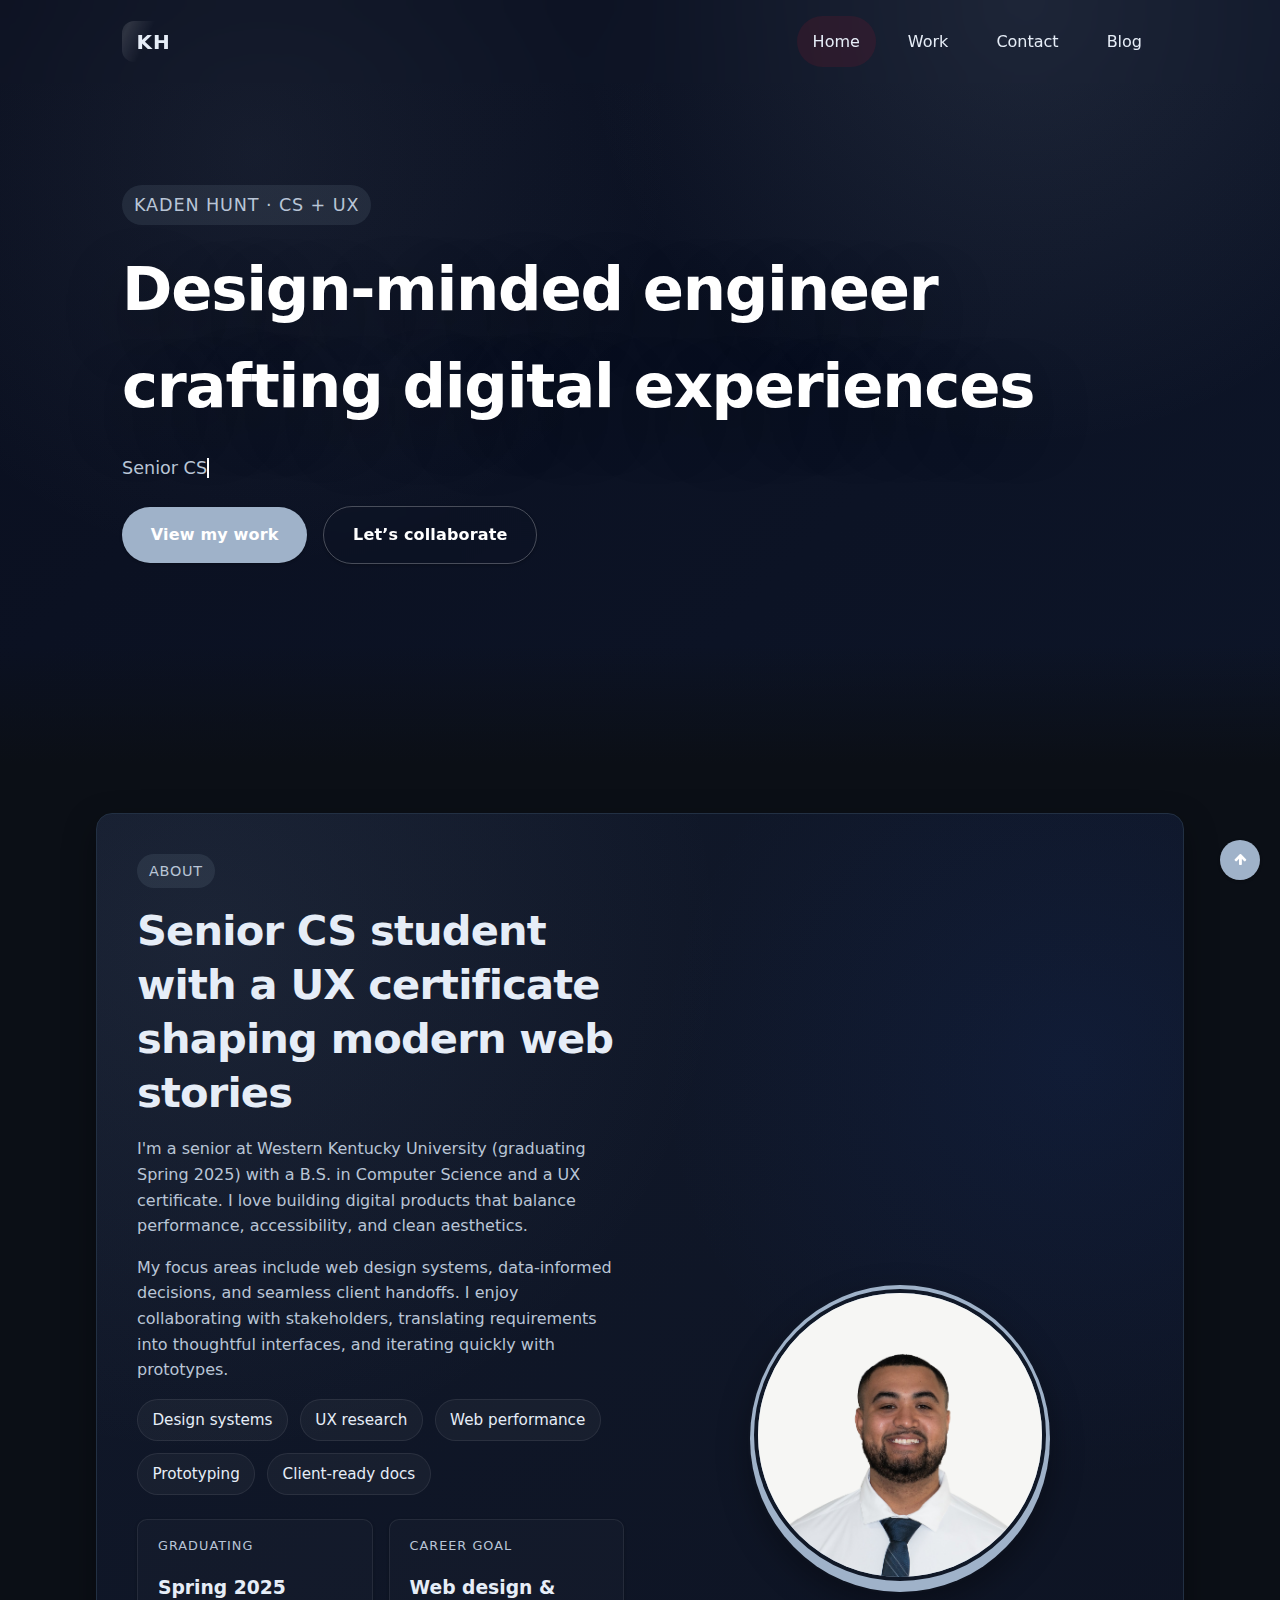
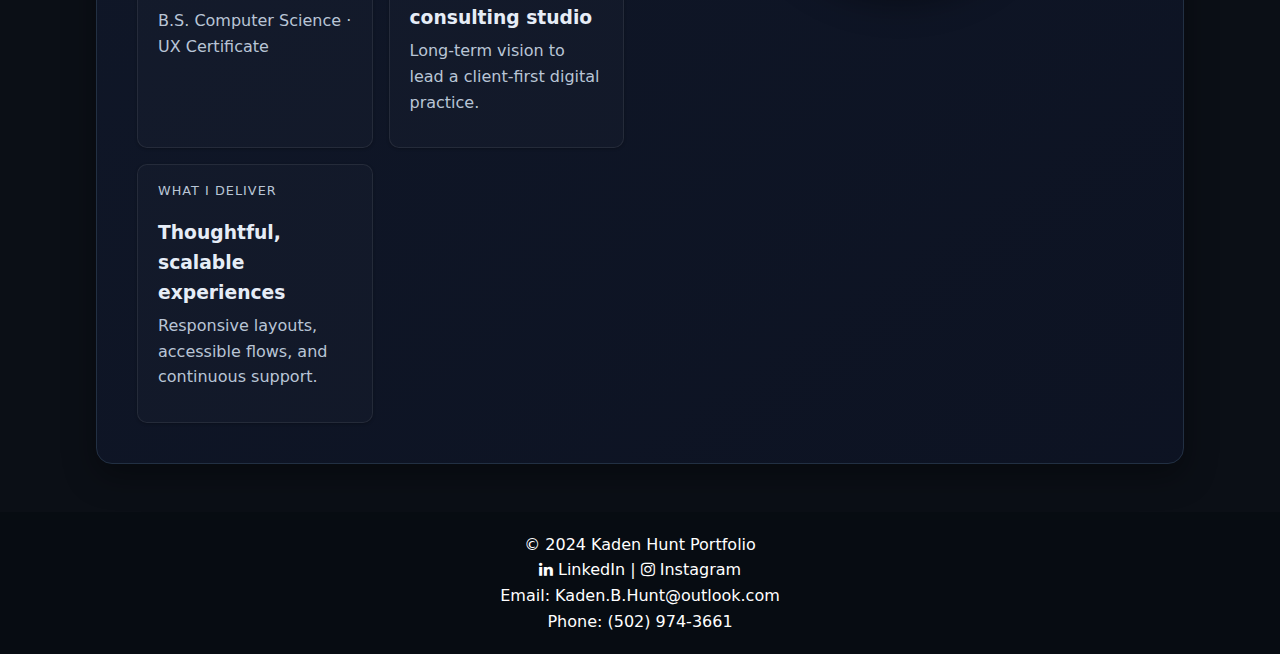
<file: index.html>
<!DOCTYPE html>
<html lang="en">
  <head>
    <meta charset="UTF-8" />
    <meta name="viewport" content="width=device-width, initial-scale=1.0" />
    <meta
      name="description"
      content="Kaden Hunt's UX Design Portfolio showcasing intuitive and accessible digital experiences."
    />
    <link rel="icon" href="path/to/favicon.ico" type="image/x-icon" />
    <link
      rel="stylesheet"
      href="https://cdnjs.cloudflare.com/ajax/libs/font-awesome/4.7.0/css/font-awesome.min.css"
    />
    <link rel="stylesheet" href="assets/css/navigation.css" />
    <link rel="stylesheet" href="assets/css/style.css" />
    <title>Kaden Hunt - UX Designer Portfolio</title>
  </head>
  <body>
    <header>
      <nav class="topnav" id="myTopnav">
        <div class="nav-wrapper">
          <a href="index.html" class="logo">KH</a>
          <div class="desktop-menu">
            <a href="index.html" class="active">Home</a>
            <a href="projects.html">Work</a>
            <a href="contact.html">Contact</a>
            <a href="https://uxdesign.cc/" target="_blank">Blog</a>
          </div>
          <button class="menu-toggle" aria-label="Toggle Menu">
            <span class="hamburger"></span>
          </button>
        </div>
        <div class="mobile-menu">
          <div class="menu-header">
            <span>Menu</span>
            <button class="close-menu" aria-label="Close Menu">
              <i class="fa fa-times"></i>
            </button>
          </div>
          <a href="index.html" class="active">Home</a>
          <a href="projects.html">Work</a>
          <a href="contact.html">Contact</a>
          <a href="https://uxdesign.cc/" target="_blank">Blog</a>
        </div>
      </nav>
      <div class="overlay"></div>
    </header>
    <main>
      <section class="hero">
        <img
          src="heroimage1.jpg"
          alt="Black laptop in dark room with blurry screen showing color coded lines of code"
          class="hero-image"
        />
        <div class="hero-content">
          <p class="eyebrow">Kaden Hunt · CS + UX</p>
          <h1>Design-minded engineer crafting digital experiences</h1>
          <p class="typing-effect"><span id="typing-text"></span></p>
          <div class="hero-actions">
            <a href="projects.html" class="hero-cta">View my work</a>
            <a href="contact.html" class="hero-cta ghost">Let’s collaborate</a>
          </div>
        </div>
      </section>

      <section id="about" class="container">
        <div class="about-container">
          <div class="about-text">
            <p class="eyebrow">About</p>
            <h2>Senior CS student with a UX certificate shaping modern web stories</h2>
            <p>
              I'm a senior at Western Kentucky University (graduating Spring 2025) with a B.S. in Computer Science and a UX certificate. I love building digital products that balance performance, accessibility, and clean aesthetics.
            </p>
            <p>
              My focus areas include web design systems, data-informed decisions, and seamless client handoffs. I enjoy collaborating with stakeholders, translating requirements into thoughtful interfaces, and iterating quickly with prototypes.
            </p>
            <div class="pill-list">
              <span class="pill">Design systems</span>
              <span class="pill">UX research</span>
              <span class="pill">Web performance</span>
              <span class="pill">Prototyping</span>
              <span class="pill">Client-ready docs</span>
            </div>
            <div class="about-highlights">
              <div class="highlight-card">
                <p class="label">Graduating</p>
                <h3>Spring 2025</h3>
                <p class="muted">B.S. Computer Science · UX Certificate</p>
              </div>
              <div class="highlight-card">
                <p class="label">Career goal</p>
                <h3>Web design & consulting studio</h3>
                <p class="muted">Long-term vision to lead a client-first digital practice.</p>
              </div>
              <div class="highlight-card">
                <p class="label">What I deliver</p>
                <h3>Thoughtful, scalable experiences</h3>
                <p class="muted">Responsive layouts, accessible flows, and continuous support.</p>
              </div>
            </div>
          </div>
          <div class="profile-image">
            <img
              src="profile-photo.png"
              alt="This is an image of myself, Kaden Hunt"
              class="profile-photo"
            />
          </div>
        </div>
      </section>
    </main>
    <footer>
      <p>&copy; 2024 Kaden Hunt Portfolio</p>
      <div class="social-links">
        <a
          href="https://www.linkedin.com/in/kaden-hunt-106360306/"
          target="_blank"
          aria-label="LinkedIn Profile"
        >
          <i class="fa fa-linkedin" aria-hidden="true"></i> LinkedIn
        </a>
        |
        <a
          href="https://www.instagram.com/_kadenhunt/"
          target="_blank"
          aria-label="Instagram Profile"
        >
          <i class="fa fa-instagram" aria-hidden="true"></i> Instagram
        </a>
      </div>
      <div class="contact-info">
        <p>
          Email:
          <a href="mailto:Kaden.B.Hunt@outlook.com">Kaden.B.Hunt@outlook.com</a>
        </p>
        <p>Phone: <a href="tel:+15029743661">(502) 974-3661</a></p>
      </div>
    </footer>
    <script src="assets/js/script.js"></script>
    <script src="assets/js/animations.js"></script>
    <button id="scroll-top" class="scroll-top" aria-label="Scroll to top">
      <i class="fa fa-arrow-up"></i>
    </button>
  </body>
</html>
</file>
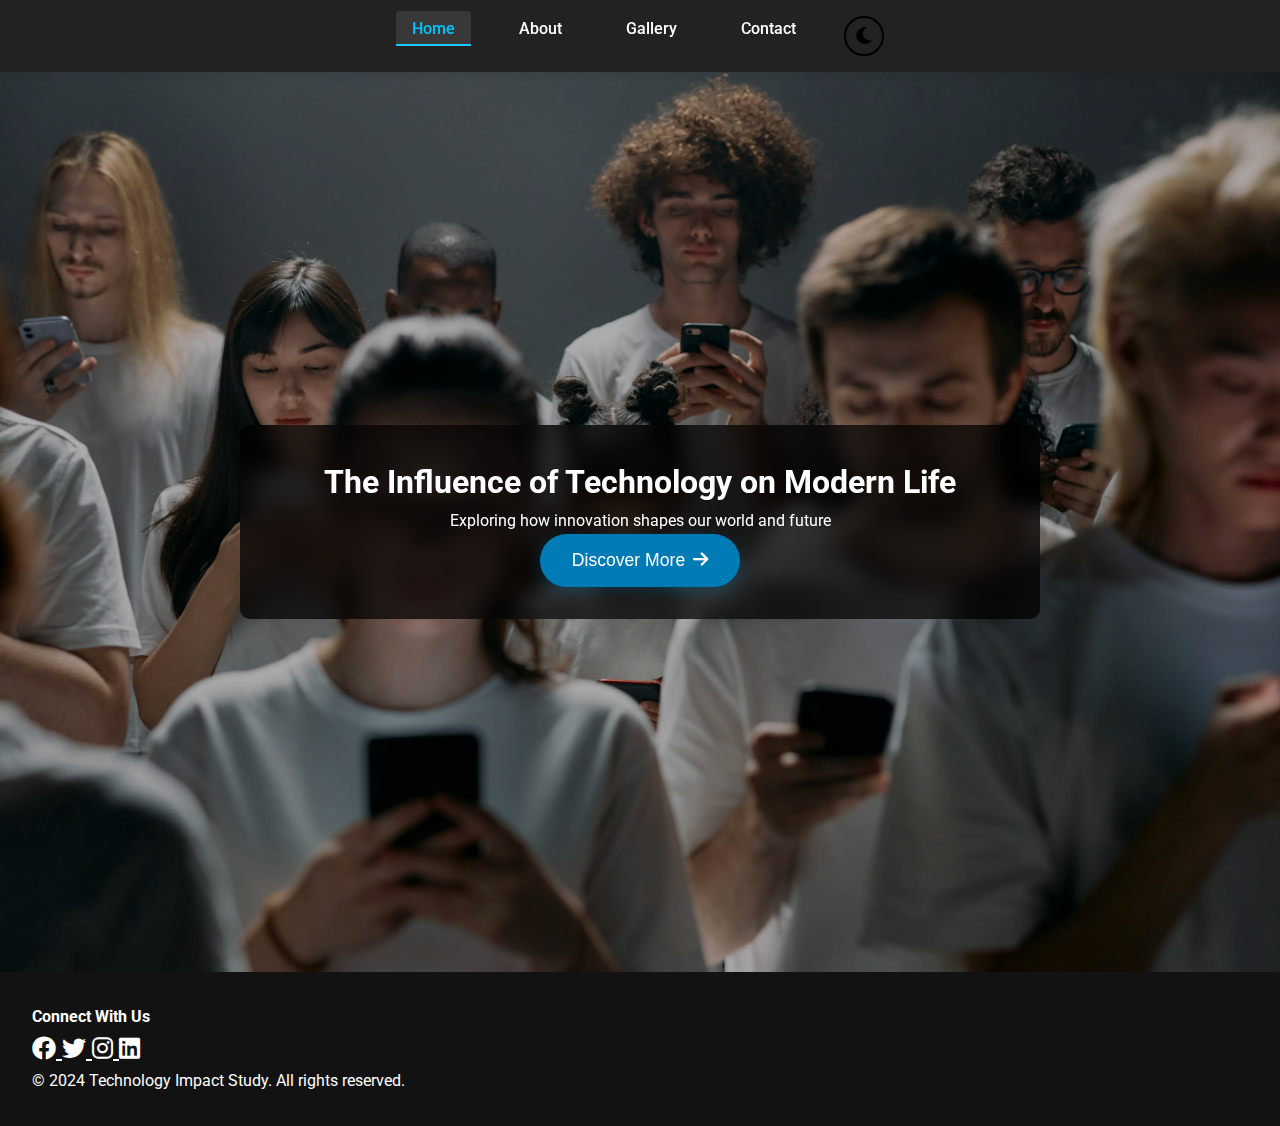
<file: assets/projects/demo/index.html>
<!DOCTYPE html>
<html lang="en">
  <head>
    <meta charset="UTF-8" />
    <meta name="viewport" content="width=device-width, initial-scale=1.0" />
    <meta
      name="description"
      content="Explore the influence of technology on modern life and society through comprehensive analysis and visual documentation"
    />
    <meta
      name="keywords"
      content="technology impact, modern society, digital transformation, STS studies"
    />
    <title>Technology's Impact on Modern Life</title>

    <link rel="preload" href="heroimage.jpg" as="image" />

    <!-- Stylesheets -->
    <link
      href="https://cdnjs.cloudflare.com/ajax/libs/font-awesome/6.0.0-beta3/css/all.min.css"
      rel="stylesheet"
    />
    <link
      href="https://fonts.googleapis.com/css2?family=Roboto:wght@400;700&display=swap"
      rel="stylesheet"
    />
    <link rel="stylesheet" href="styles.css" />

    <!-- Theme Script -->
    <script defer src="theme.js"></script>
  </head>
  <body class="light-theme">
    <div class="progress-bar" id="progressBar"></div>
    <header>
      <nav aria-label="Main Navigation">
        <ul>
          <li><a href="index.html" class="active">Home</a></li>
          <li><a href="about.html">About</a></li>
          <li><a href="gallery.html">Gallery</a></li>
          <li><a href="contact.html">Contact</a></li>
          <li>
            <button id="themeToggle" aria-label="Toggle dark mode">
              <i class="fas fa-moon"></i>
            </button>
          </li>
        </ul>
      </nav>
    </header>

    <main>
      <section class="hero">
        <picture>
          <source srcset="heroimage.webp" type="image/webp" />
          <img
            src="heroimage.jpg"
            alt="Technology Impact Visual"
            class="hero-image"
            loading="lazy"
          />
        </picture>
        <div class="hero-overlay">
          <h1>The Influence of Technology on Modern Life</h1>
          <p>Exploring how innovation shapes our world and future</p>
          <button class="cta-button" onclick="location.href='about.html'">
            Discover More <i class="fas fa-arrow-right"></i>
          </button>
        </div>
      </section>
    </main>

    <footer>
      <div class="footer-content">
        <div class="footer-section">
          <h4>Connect With Us</h4>
          <div class="footer-icons">
            <a href="https://facebook.com" target="_blank" rel="noopener">
              <i class="fab fa-facebook"></i>
            </a>
            <a href="https://twitter.com" target="_blank" rel="noopener">
              <i class="fab fa-twitter"></i>
            </a>
            <a href="https://instagram.com" target="_blank" rel="noopener">
              <i class="fab fa-instagram"></i>
            </a>
            <a href="https://linkedin.com" target="_blank" rel="noopener">
              <i class="fab fa-linkedin"></i>
            </a>
          </div>
        </div>
      </div>
      <div class="footer-bottom">
        <p>&copy; 2024 Technology Impact Study. All rights reserved.</p>
      </div>
    </footer>
  </body>
</html>
</file>
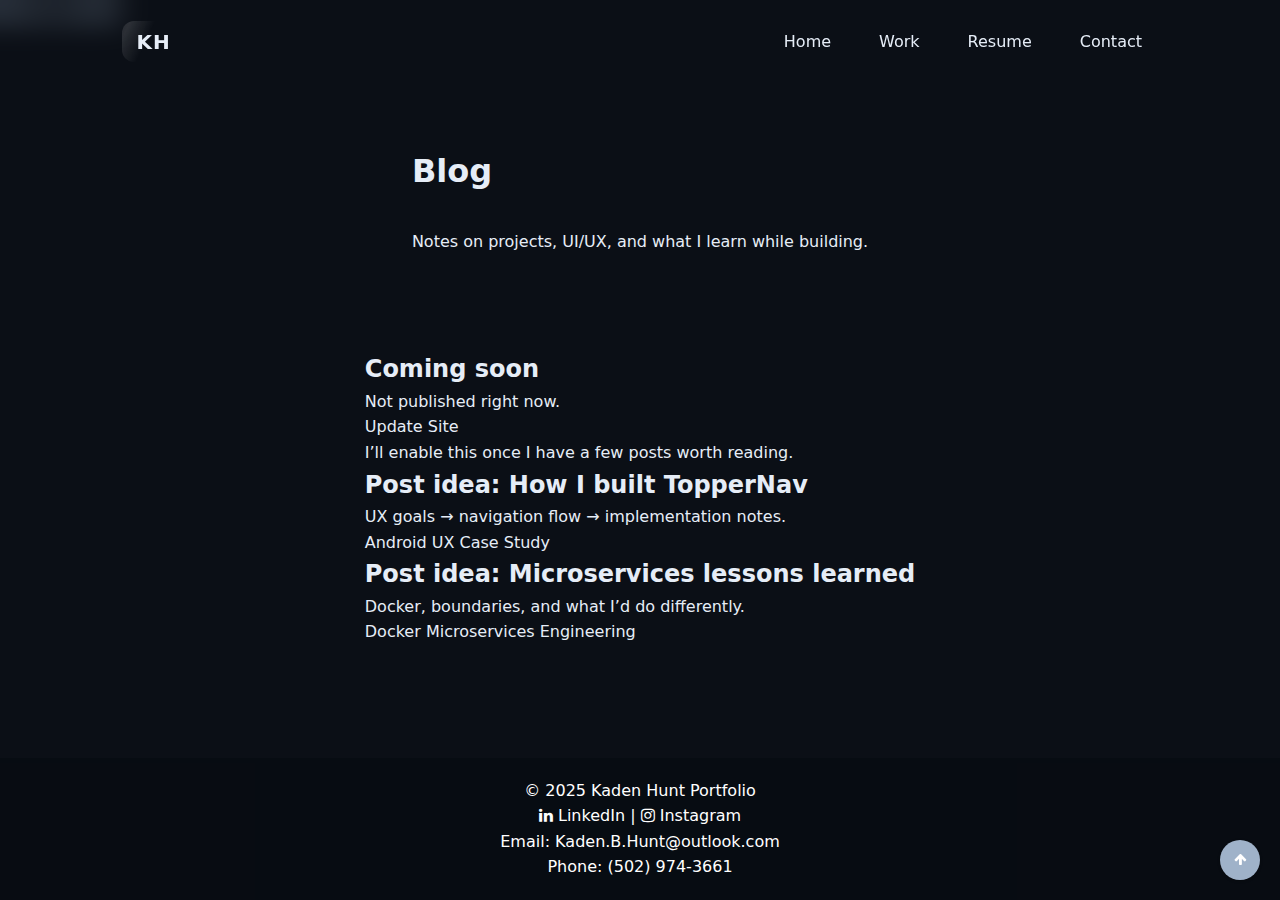
<file: blog.html>
<!DOCTYPE html>
<html lang="en">
  <head>
    <meta charset="UTF-8" />
    <meta name="viewport" content="width=device-width, initial-scale=1.0" />
    <meta name="description" content="Kaden Hunt's Blog" />

    <link rel="preconnect" href="https://fonts.googleapis.com" />
    <link rel="preconnect" href="https://fonts.gstatic.com" crossorigin />
    <link
      href="https://fonts.googleapis.com/css2?family=Inter:wght@400;500;600;700&display=swap"
      rel="stylesheet"
    />

    <link
      rel="stylesheet"
      href="https://cdnjs.cloudflare.com/ajax/libs/font-awesome/4.7.0/css/font-awesome.min.css"
    />
    <link rel="stylesheet" href="assets/css/navigation.css" />
    <link rel="stylesheet" href="assets/css/style.css" />
    <title>Blog - Kaden Hunt</title>
  </head>
  <body>
    <a class="skip-link" href="#main">Skip to content</a>
    <header>
      <nav class="topnav" id="myTopnav">
        <div class="nav-wrapper">
          <a href="index.html" class="logo">KH</a>
          <div class="desktop-menu">
            <a href="index.html">Home</a>
            <a href="projects.html">Work</a>
            <a href="resume.html">Resume</a>
            <a href="contact.html">Contact</a>
          </div>
          <button
            class="menu-toggle"
            aria-label="Toggle Menu"
            aria-controls="mobile-menu"
            aria-expanded="false"
          >
            <span class="hamburger"></span>
          </button>
        </div>
        <div class="mobile-menu" id="mobile-menu" aria-hidden="true">
          <div class="menu-header">
            <span>Menu</span>
            <button class="close-menu" aria-label="Close Menu">
              <i class="fa fa-times"></i>
            </button>
          </div>
          <a href="index.html">Home</a>
          <a href="projects.html">Work</a>
          <a href="resume.html">Resume</a>
          <a href="contact.html">Contact</a>
        </div>
      </nav>
      <div class="overlay"></div>
    </header>

    <main id="main">
      <section class="projects-header container">
        <h1>Blog</h1>
        <p class="projects-subtitle">
          Notes on projects, UI/UX, and what I learn while building.
        </p>
      </section>

      <section class="container">
        <div class="projects-grid">
          <article class="project-card">
            <div class="project-card-inner">
              <h2>Coming soon</h2>
              <p class="project-kicker">Not published right now.</p>
              <div class="project-meta-row">
                <span class="tag">Update</span>
                <span class="tag">Site</span>
              </div>
              <p>I’ll enable this once I have a few posts worth reading.</p>
            </div>
          </article>

          <article class="project-card">
            <div class="project-card-inner">
              <h2>Post idea: How I built TopperNav</h2>
              <p class="project-kicker">
                UX goals → navigation flow → implementation notes.
              </p>
              <div class="project-meta-row">
                <span class="tag">Android</span>
                <span class="tag">UX</span>
                <span class="tag">Case Study</span>
              </div>
            </div>
          </article>

          <article class="project-card">
            <div class="project-card-inner">
              <h2>Post idea: Microservices lessons learned</h2>
              <p class="project-kicker">
                Docker, boundaries, and what I’d do differently.
              </p>
              <div class="project-meta-row">
                <span class="tag">Docker</span>
                <span class="tag">Microservices</span>
                <span class="tag">Engineering</span>
              </div>
            </div>
          </article>
        </div>
      </section>
    </main>

    <footer>
      <p>&copy; 2025 Kaden Hunt Portfolio</p>
      <div class="social-links">
        <a
          href="https://www.linkedin.com/in/kaden-hunt-106360306/"
          target="_blank"
          aria-label="LinkedIn Profile"
        >
          <i class="fa fa-linkedin" aria-hidden="true"></i> LinkedIn
        </a>
        |
        <a
          href="https://www.instagram.com/_kadenhunt/"
          target="_blank"
          aria-label="Instagram Profile"
        >
          <i class="fa fa-instagram" aria-hidden="true"></i> Instagram
        </a>
      </div>
      <div class="contact-info">
        <p>
          Email:
          <a href="mailto:Kaden.B.Hunt@outlook.com">Kaden.B.Hunt@outlook.com</a>
        </p>
        <p>Phone: <a href="tel:+15029743661">(502) 974-3661</a></p>
      </div>
    </footer>

    <script src="assets/js/script.js"></script>
    <script src="assets/js/animations.js"></script>

    <button id="scroll-top" class="scroll-top" aria-label="Scroll to top">
      <i class="fa fa-arrow-up"></i>
    </button>
  </body>
</html>
</file>
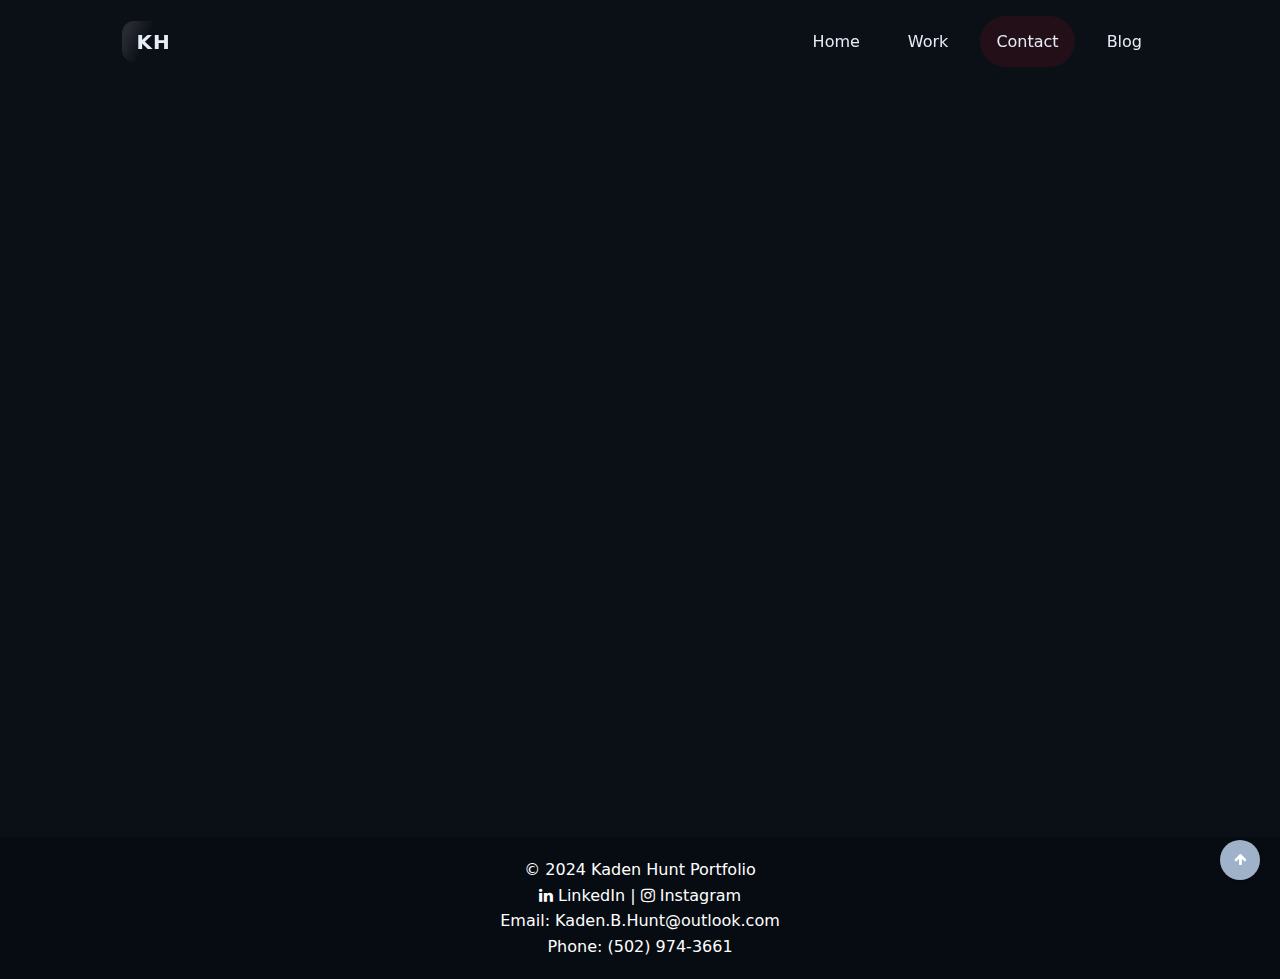
<file: contact.html>
<!DOCTYPE html>
<html lang="en">
  <head>
    <meta charset="UTF-8" />
    <meta name="viewport" content="width=device-width, initial-scale=1.0" />
    <title>Contact Form</title>
    <link
      rel="stylesheet"
      href="https://cdnjs.cloudflare.com/ajax/libs/font-awesome/4.7.0/css/font-awesome.min.css"
    />
    <link rel="stylesheet" href="assets/css/navigation.css" />
    <link rel="stylesheet" href="assets/css/style.css" />
  </head>
  <body>
    <header>
      <nav class="topnav">
        <div class="nav-wrapper">
          <a href="index.html" class="logo">KH</a>
          <div class="desktop-menu">
            <a href="index.html">Home</a>
            <a href="projects.html">Work</a>
            <a href="contact.html" class="active">Contact</a>
            <a href="https://uxdesign.cc/" target="_blank">Blog</a>
          </div>
          <button class="menu-toggle" aria-label="Toggle Menu">
            <i class="fa fa-bars"></i>
          </button>
        </div>
        <div class="mobile-menu">
          <div class="menu-header">
            <span>Menu</span>
            <button class="close-menu" aria-label="Close Menu">
              <i class="fa fa-times"></i>
            </button>
          </div>
          <a href="index.html">Home</a>
          <a href="projects.html">Work</a>
          <a href="contact.html" class="active">Contact</a>
          <a href="https://uxdesign.cc/" target="_blank">Blog</a>
        </div>
      </nav>
      <div class="overlay"></div>
    </header>
    <main>
      <iframe
        allowfullscreen
        allow="geolocation; microphone; camera"
        src="https://9hae8d2x.forms.app/form/673ccb0d40552b349993f814"
        style="width: 100%; height: 85vh; border: none"
      ></iframe>
    </main>
    <footer>
      <p>&copy; 2024 Kaden Hunt Portfolio</p>
      <div class="social-links">
        <a
          href="https://www.linkedin.com/in/kaden-hunt-106360306/"
          target="_blank"
          aria-label="LinkedIn Profile"
        >
          <i class="fa fa-linkedin" aria-hidden="true"></i> LinkedIn
        </a>
        |
        <a
          href="https://www.instagram.com/_kadenhunt/"
          target="_blank"
          aria-label="Instagram Profile"
        >
          <i class="fa fa-instagram" aria-hidden="true"></i> Instagram
        </a>
      </div>
      <div class="contact-info">
        <p>
          Email:
          <a href="mailto:Kaden.B.Hunt@outlook.com">Kaden.B.Hunt@outlook.com</a>
        </p>
        <p>Phone: <a href="tel:+15029743661">(502) 974-3661</a></p>
      </div>
    </footer>
    <script src="assets/js/script.js"></script>
    <script src="assets/js/animations.js"></script>
    <button id="scroll-top" class="scroll-top" aria-label="Scroll to top">
      <i class="fa fa-arrow-up"></i>
    </button>
  </body>
</html>
</file>
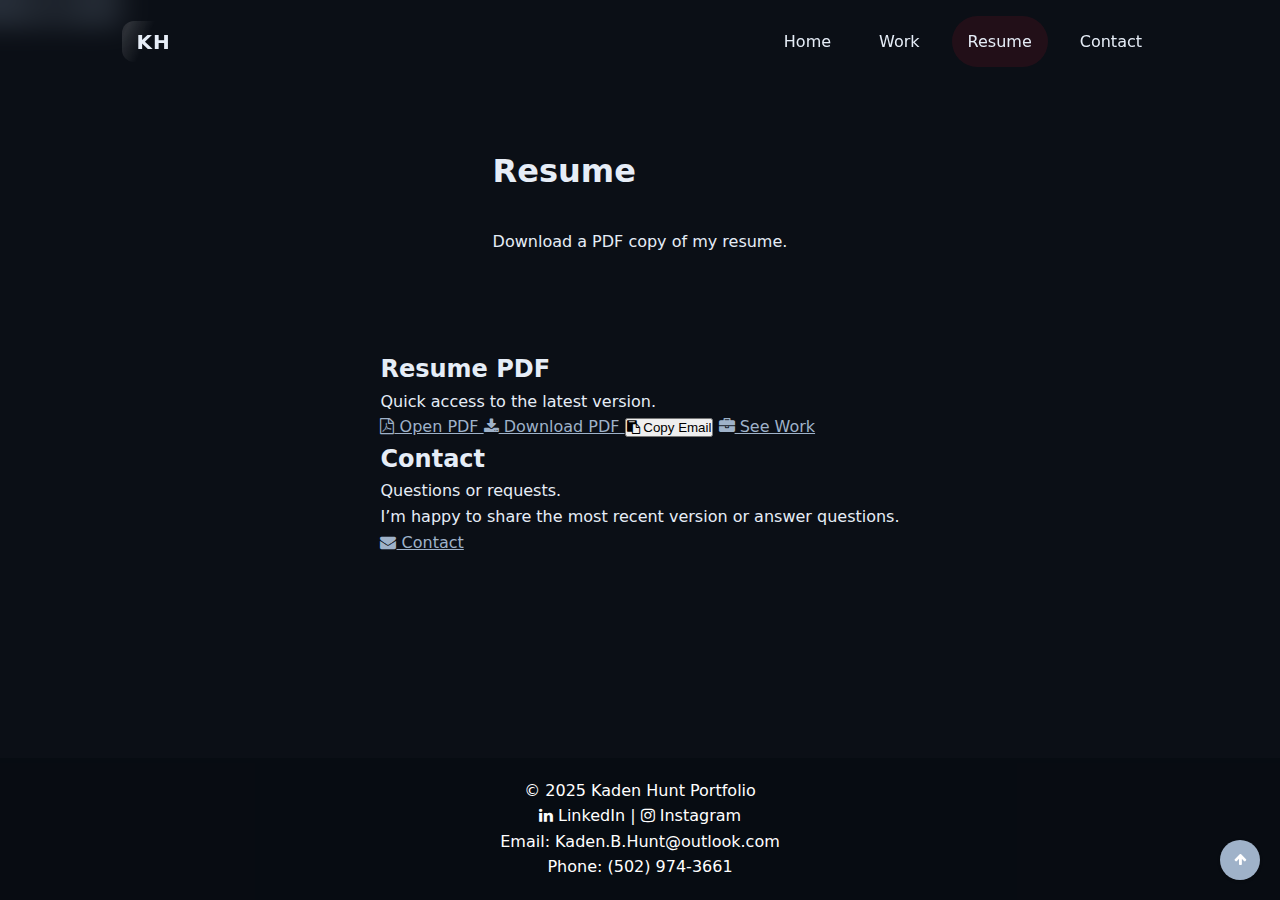
<file: resume.html>
<!DOCTYPE html>
<html lang="en">
  <head>
    <meta charset="UTF-8" />
    <meta name="viewport" content="width=device-width, initial-scale=1.0" />
    <meta name="description" content="Kaden Hunt's Resume" />

    <link rel="preconnect" href="https://fonts.googleapis.com" />
    <link rel="preconnect" href="https://fonts.gstatic.com" crossorigin />
    <link
      href="https://fonts.googleapis.com/css2?family=Inter:wght@400;500;600;700&display=swap"
      rel="stylesheet"
    />

    <link
      rel="stylesheet"
      href="https://cdnjs.cloudflare.com/ajax/libs/font-awesome/4.7.0/css/font-awesome.min.css"
    />
    <link rel="stylesheet" href="assets/css/navigation.css" />
    <link rel="stylesheet" href="assets/css/style.css" />
    <title>Resume - Kaden Hunt</title>
  </head>
  <body>
    <a class="skip-link" href="#main">Skip to content</a>
    <header>
      <nav class="topnav" id="myTopnav">
        <div class="nav-wrapper">
          <a href="index.html" class="logo">KH</a>
          <div class="desktop-menu">
            <a href="index.html">Home</a>
            <a href="projects.html">Work</a>
            <a href="resume.html" class="active">Resume</a>
            <a href="contact.html">Contact</a>
          </div>
          <button
            class="menu-toggle"
            aria-label="Toggle Menu"
            aria-controls="mobile-menu"
            aria-expanded="false"
          >
            <span class="hamburger"></span>
          </button>
        </div>
        <div class="mobile-menu" id="mobile-menu" aria-hidden="true">
          <div class="menu-header">
            <span>Menu</span>
            <button class="close-menu" aria-label="Close Menu">
              <i class="fa fa-times"></i>
            </button>
          </div>
          <a href="index.html">Home</a>
          <a href="projects.html">Work</a>
          <a href="resume.html" class="active">Resume</a>
          <a href="contact.html">Contact</a>
        </div>
      </nav>
      <div class="overlay"></div>
    </header>

    <main id="main">
      <section class="projects-header container">
        <h1>Resume</h1>
        <p class="projects-subtitle">Download a PDF copy of my resume.</p>
      </section>

      <section class="container">
        <div class="projects-grid">
          <article class="project-card">
            <div class="project-card-inner">
              <h2>Resume PDF</h2>
              <p class="project-kicker">Quick access to the latest version.</p>
              <div class="project-links">
                <a href="assets/docs/Kaden_Hunt_Resume.pdf" target="_blank">
                  <i class="fa fa-file-pdf-o"></i> Open PDF
                </a>
                <a href="assets/docs/Kaden_Hunt_Resume.pdf" download>
                  <i class="fa fa-download"></i> Download PDF
                </a>
                <button
                  type="button"
                  class="copy-action"
                  data-copy="Kaden.B.Hunt@outlook.com"
                  aria-label="Copy email address"
                >
                  <i class="fa fa-clipboard" aria-hidden="true"></i> Copy Email
                </button>
                <a href="projects.html">
                  <i class="fa fa-briefcase"></i> See Work
                </a>
              </div>
            </div>
          </article>

          <article class="project-card">
            <div class="project-card-inner">
              <h2>Contact</h2>
              <p class="project-kicker">Questions or requests.</p>
              <p>
                I’m happy to share the most recent version or answer questions.
              </p>
              <div class="project-links">
                <a href="contact.html">
                  <i class="fa fa-envelope"></i> Contact
                </a>
              </div>
            </div>
          </article>
        </div>
      </section>
    </main>

    <footer>
      <p>&copy; 2025 Kaden Hunt Portfolio</p>
      <div class="social-links">
        <a
          href="https://www.linkedin.com/in/kaden-hunt-106360306/"
          target="_blank"
          aria-label="LinkedIn Profile"
        >
          <i class="fa fa-linkedin" aria-hidden="true"></i> LinkedIn
        </a>
        |
        <a
          href="https://www.instagram.com/_kadenhunt/"
          target="_blank"
          aria-label="Instagram Profile"
        >
          <i class="fa fa-instagram" aria-hidden="true"></i> Instagram
        </a>
      </div>
      <div class="contact-info">
        <p>
          Email:
          <a href="mailto:Kaden.B.Hunt@outlook.com">Kaden.B.Hunt@outlook.com</a>
        </p>
        <p>Phone: <a href="tel:+15029743661">(502) 974-3661</a></p>
      </div>
    </footer>

    <script src="assets/js/script.js"></script>
    <script src="assets/js/animations.js"></script>
    <button id="scroll-top" class="scroll-top" aria-label="Scroll to top">
      <i class="fa fa-arrow-up"></i>
    </button>
  </body>
</html>
</file>
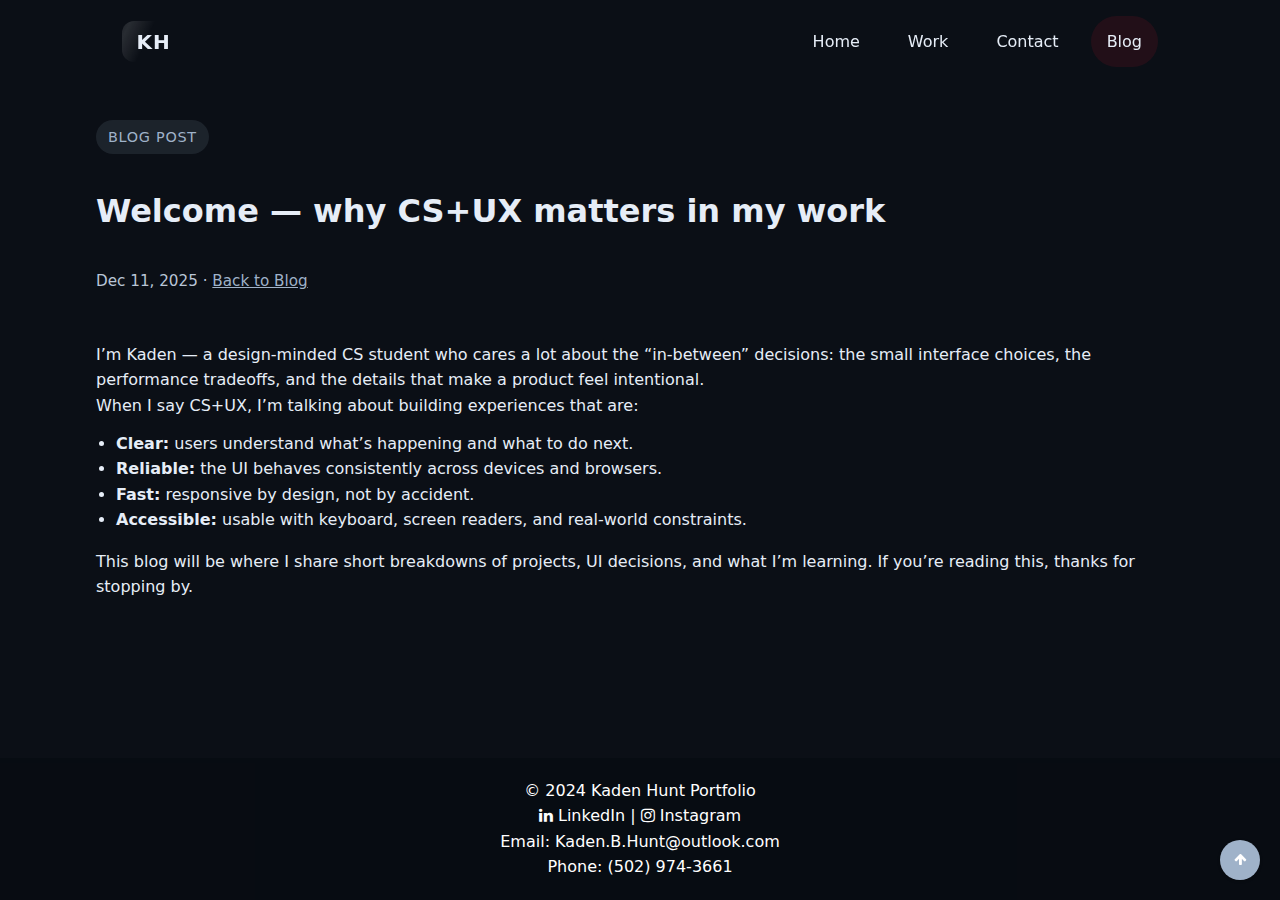
<file: blog/posts/2025-12-11-welcome.html>
<!DOCTYPE html>
<html lang="en">
  <head>
    <meta charset="UTF-8" />
    <meta name="viewport" content="width=device-width, initial-scale=1.0" />
    <meta
      name="description"
      content="Welcome post: why CS+UX matters in my work — Kaden Hunt."
    />
    <link
      rel="stylesheet"
      href="https://cdnjs.cloudflare.com/ajax/libs/font-awesome/4.7.0/css/font-awesome.min.css"
    />
    <link rel="stylesheet" href="../../assets/css/navigation.css" />
    <link rel="stylesheet" href="../../assets/css/style.css" />
    <title>Welcome — why CS+UX matters in my work</title>
  </head>
  <body>
    <header>
      <nav class="topnav" id="myTopnav" aria-label="Primary navigation">
        <div class="nav-wrapper">
          <a href="../../index.html" class="logo">KH</a>
          <div class="desktop-menu">
            <a href="../../index.html">Home</a>
            <a href="../../projects.html">Work</a>
            <a href="../../contact.html">Contact</a>
            <a href="../../blog.html" class="active">Blog</a>
          </div>
          <button
            class="menu-toggle"
            type="button"
            aria-label="Open menu"
            aria-controls="mobile-menu"
            aria-expanded="false"
          >
            <span class="hamburger"></span>
          </button>
        </div>
        <div class="mobile-menu" id="mobile-menu" aria-hidden="true">
          <div class="menu-header">
            <span>Menu</span>
            <button class="close-menu" type="button" aria-label="Close menu">
              <i class="fa fa-times"></i>
            </button>
          </div>
          <a href="../../index.html">Home</a>
          <a href="../../projects.html">Work</a>
          <a href="../../contact.html">Contact</a>
          <a href="../../blog.html" class="active">Blog</a>
        </div>
      </nav>
      <div class="overlay" aria-hidden="true"></div>
    </header>

    <main>
      <article class="container post">
        <p class="eyebrow">Blog post</p>
        <h1>Welcome — why CS+UX matters in my work</h1>
        <p class="post-meta">Dec 11, 2025 · <a href="../../blog.html">Back to Blog</a></p>

        <div class="post-body">
          <p>
            I’m Kaden — a design-minded CS student who cares a lot about the “in-between” decisions:
            the small interface choices, the performance tradeoffs, and the details that make a product feel intentional.
          </p>
          <p>
            When I say CS+UX, I’m talking about building experiences that are:
          </p>
          <ul>
            <li><strong>Clear:</strong> users understand what’s happening and what to do next.</li>
            <li><strong>Reliable:</strong> the UI behaves consistently across devices and browsers.</li>
            <li><strong>Fast:</strong> responsive by design, not by accident.</li>
            <li><strong>Accessible:</strong> usable with keyboard, screen readers, and real-world constraints.</li>
          </ul>
          <p>
            This blog will be where I share short breakdowns of projects, UI decisions, and what I’m learning.
            If you’re reading this, thanks for stopping by.
          </p>
        </div>
      </article>
    </main>

    <footer>
      <p>&copy; 2024 Kaden Hunt Portfolio</p>
      <div class="social-links">
        <a
          href="https://www.linkedin.com/in/kaden-hunt-106360306/"
          target="_blank"
          aria-label="LinkedIn Profile"
        >
          <i class="fa fa-linkedin" aria-hidden="true"></i> LinkedIn
        </a>
        |
        <a
          href="https://www.instagram.com/_kadenhunt/"
          target="_blank"
          aria-label="Instagram Profile"
        >
          <i class="fa fa-instagram" aria-hidden="true"></i> Instagram
        </a>
      </div>
      <div class="contact-info">
        <p>
          Email:
          <a href="mailto:Kaden.B.Hunt@outlook.com">Kaden.B.Hunt@outlook.com</a>
        </p>
        <p>Phone: <a href="tel:+15029743661">(502) 974-3661</a></p>
      </div>
    </footer>

    <script src="../../assets/js/script.js"></script>
    <script src="../../assets/js/animations.js"></script>
    <button id="scroll-top" class="scroll-top" aria-label="Scroll to top">
      <i class="fa fa-arrow-up"></i>
    </button>
  </body>
</html>
</file>
<file: assets/css/navigation.css>
.topnav {
  background: var(--metal-sheen),
    linear-gradient(180deg, rgba(0, 0, 0, 0.25), rgba(0, 0, 0, 0.55));
  position: fixed;
  width: 100%;
  top: 0;
  z-index: 1000;
  border-bottom: 1px solid var(--border);
  backdrop-filter: blur(14px);
  -webkit-backdrop-filter: blur(14px);
  transition: background 0.2s ease, transform 0.2s ease;
}

.topnav.scrolled {
  background: var(--metal-sheen),
    linear-gradient(180deg, rgba(0, 0, 0, 0.35), rgba(0, 0, 0, 0.72));
}

.nav-wrapper {
  display: flex;
  justify-content: space-between;
  align-items: center;
  padding: 1rem 2rem;
  max-width: 1100px;
  margin: 0 auto;
}

/* Logo Styles */
.logo {
  position: relative;
  display: inline-flex;
  align-items: center;
  justify-content: center;
  padding: 0.65rem 0.9rem;
  border-radius: 12px;
  border: 1px solid var(--border);
  color: var(--text);
  text-decoration: none;
  font-size: 1.25rem;
  font-weight: 700;
  letter-spacing: 0.06em;
  line-height: 1;
  background: var(--metal-sheen),
    linear-gradient(180deg, rgba(255, 255, 255, 0.1), rgba(0, 0, 0, 0.35));
  overflow: hidden;
  transition: background 0.25s ease, border-color 0.25s ease;
}

.logo::before {
  content: "";
  position: absolute;
  inset: -1px;
  background: linear-gradient(
    115deg,
    rgba(255, 255, 255, 0) 0%,
    rgba(255, 255, 255, 0.12) 35%,
    rgba(255, 255, 255, 0) 65%
  );
  transform: translateX(-30%);
  pointer-events: none;
}

.logo:hover {
  border-color: var(--accent);
  background: var(--metal-sheen),
    linear-gradient(180deg, rgba(176, 18, 42, 0.18), rgba(0, 0, 0, 0.4));
}

.logo:focus-visible {
  outline: 2px solid var(--accent);
  outline-offset: 3px;
}

/* Desktop Menu */
.desktop-menu {
  display: flex;
  gap: 1rem;
  flex-wrap: wrap;
}

.desktop-menu a,
.mobile-menu a {
  color: var(--text);
  text-decoration: none;
  padding: 0.8rem 1rem;
  position: relative;
  transition: color 0.3s ease;
  display: inline-block;
  border-radius: 999px;
}

.desktop-menu a::after,
.mobile-menu a::after {
  content: "";
  position: absolute;
  bottom: -2px;
  left: 0;
  width: 0;
  height: 2px;
  background-color: var(--accent);
  transition: width 0.3s ease;
}

.desktop-menu a:hover,
.mobile-menu a:hover,
.desktop-menu a.active,
.mobile-menu a.active {
  color: var(--text);
  background: rgba(176, 18, 42, 0.14);
}

.desktop-menu a:hover::after,
.mobile-menu a:hover::after,
.desktop-menu a.active::after,
.mobile-menu a.active::after {
  width: 100%;
}

/* Mobile Menu Toggle */
.menu-toggle {
  display: none;
  background: none;
  border: none;
  color: var(--text);
  font-size: 1.5rem;
  cursor: pointer;
  z-index: 1002;
  opacity: 1;
  visibility: visible;
  transition: opacity 0.3s ease, visibility 0.3s ease;
}
.menu-toggle.hidden {
  opacity: 0;
  visibility: hidden;
  pointer-events: none;
}

/* Hamburger Icon */
.hamburger {
  display: block;
  width: 25px;
  height: 3px;
  background: rgba(255, 255, 255, 0.92);
  position: relative;
  transition: all 0.3s ease;
}

.hamburger::before,
.hamburger::after {
  content: "";
  position: absolute;
  width: 25px;
  height: 3px;
  background: rgba(255, 255, 255, 0.92);
  left: 0;
  transition: all 0.3s ease;
}

.hamburger::before {
  top: -8px;
}

.hamburger::after {
  bottom: -8px;
}

/* Mobile Menu */
.mobile-menu {
  position: fixed;
  top: 0;
  right: -100%;
  width: 80%;
  max-width: 300px;
  height: 100vh;
  background: var(--metal-sheen),
    linear-gradient(180deg, rgba(0, 0, 0, 0.72), rgba(0, 0, 0, 0.92));
  z-index: 1000;
  transition: right 0.3s ease;
  padding: 20px;
  box-shadow: 0 30px 80px rgba(0, 0, 0, 0.65);
  border-left: 1px solid var(--border);
}

.mobile-menu.active {
  right: 0;
}
.mobile-menu.active ~ .nav-wrapper .menu-toggle {
  opacity: 0;
  pointer-events: none;
}

.menu-header {
  display: flex;
  justify-content: space-between;
  align-items: center;
  padding-bottom: 1rem;
  margin-bottom: 1rem;
  border-bottom: 1px solid var(--border);
  color: var(--text);
}

.close-menu {
  background: none;
  border: none;
  color: var(--text);
  font-size: 24px;
  cursor: pointer;
  padding: 5px;
  position: relative;
  z-index: 1003; /* Ensure it's above other elements */
}

/* Overlay */
.overlay {
  position: fixed;
  top: 0;
  left: 0;
  width: 100%;
  height: 100%;
  background: rgba(0, 0, 0, 0.7);
  opacity: 0;
  visibility: hidden;
  transition: all 0.3s ease;
  z-index: 999;
}

.overlay.active {
  opacity: 1;
  visibility: visible;
}

/* Animations */
@keyframes gradientSlide {
  0% {
    background-position: 0% 50%;
  }
  100% {
    background-position: 100% 50%;
  }
}

/* Responsive Design */
@media screen and (max-width: 768px) {
  .desktop-menu {
    display: none;
  }

  .menu-toggle {
    display: block;
  }

  .desktop-menu a::after,
  .mobile-menu a::after {
    bottom: 0; /* Adjust for mobile */
  }

  /* Mobile menu links: stacked, full-width */
  .mobile-menu a {
    display: block;
    width: 100%;
    padding: 0.9rem 0.9rem;
    margin: 0.2rem 0;
    border-radius: 12px;
    text-align: left;
  }

  .mobile-menu a::after {
    display: none;
  }
}
</file>
<file: assets/css/style.css>
* {
  box-sizing: border-box;
  margin: 0;
  padding: 0;
}

:root {
  --nav-height: 72px;

  --color-bg: #0b0f16;
  --color-surface: #101827;
  --color-surface-muted: #0c1422;
  --color-text: #e6edf7;
  --color-text-muted: #b9c5d6;
  --color-border: #223043;

  --color-nav-bg: rgba(8, 12, 18, 0.92);
  --color-nav-bg-scrolled: rgba(8, 12, 18, 0.98);

  /* Metallic accent (cool silver-blue). Keep these as the single source of truth. */
  --color-accent: #9fb2c9;
  --color-accent-strong: #d7e1ee;
  --color-accent-rgb: 159, 178, 201;

  --radius-sm: 10px;
  --radius: 16px;
  --radius-pill: 9999px;

  --shadow-sm: 0 1px 3px rgba(0, 0, 0, 0.25);
  --shadow-md: 0 12px 32px rgba(0, 0, 0, 0.35);
  --shadow-lg: 0 24px 70px rgba(0, 0, 0, 0.4);
}

body {
  font-family: system-ui, -apple-system, "Segoe UI", Roboto, Arial,
    "Noto Sans", "Apple Color Emoji", "Segoe UI Emoji";
  line-height: 1.6;
  color: var(--color-text);
  background: var(--color-bg);
  min-height: 100vh;
  font-size: 16px;
  overflow-x: hidden;
  display: flex;
  flex-direction: column;
}

a {
  color: var(--color-accent);
}

a:hover {
  color: var(--color-accent-strong);
}

:focus-visible {
  outline: 3px solid rgba(var(--color-accent-rgb), 0.55);
  outline-offset: 2px;
}

.container {
  max-width: 90%;
  margin: 0 auto;
  padding: 3rem 2rem;
  display: flex;
  flex-direction: column;
  gap: 2rem;
}

main {
  flex: 1 0 auto;
  opacity: 1;
  transition: opacity 0.5s ease;
  padding-top: var(--nav-height);
  display: flex;
  flex-direction: column;
}

#projects {
  padding: 2rem;
}

#projects h1 {
  margin-bottom: 2rem;
}

/* Hero Section Styles */

.hero {
  position: relative;
  color: white;
  overflow: hidden;
  min-height: 85vh;
  margin-top: calc(-1 * var(--nav-height));
  display: flex;
  align-items: center;
  justify-content: center;
  padding: 3rem 1.5rem 4rem;
  background: radial-gradient(circle at 20% 20%, rgba(var(--color-accent-rgb), 0.08), transparent 35%),
    radial-gradient(circle at 80% 0%, rgba(var(--color-accent-rgb), 0.12), transparent 35%),
    linear-gradient(135deg, #0a0f1f 0%, #0d1528 100%);
}

.hero::after {
  content: "";
  position: absolute;
  bottom: 0;
  left: 0;
  width: 100%;
  height: 120px;
  background: linear-gradient(transparent, var(--color-bg));
}

.hero-image {
  position: absolute;
  top: 0;
  left: 0;
  width: 100%;
  height: 100%;
  object-fit: cover;
  z-index: -2;
  filter: saturate(0.6) brightness(0.55);
}

.hero::before {
  content: "";
  position: absolute;
  inset: 0;
  background: linear-gradient(120deg, rgba(11, 17, 33, 0.85), rgba(11, 17, 33, 0.55));
  z-index: -1;
}

.hero-content {
  position: relative;
  padding: 2rem;
  max-width: 1100px;
  margin: 0 auto;
  text-align: left;
  opacity: 1;
  animation: fadeIn 1s ease-out forwards;
  width: 100%;
  display: flex;
  flex-direction: column;
  gap: 1rem;
}
.hero-content h1 {
  font-size: clamp(2.5rem, 4vw + 1rem, 3.8rem);
  margin-bottom: 0.25rem;
  font-weight: 800;
  letter-spacing: -0.02em;
  text-shadow: 0 20px 60px rgba(0, 0, 0, 0.4);
  opacity: 1;
  animation: fadeInUp 0.8s ease-out 0.4s forwards;
  word-wrap: break-word;
}

.hero-content p {
  font-size: 1.1rem;
  max-width: 780px;
  opacity: 1;
  animation: fadeInUp 0.8s ease-out 0.55s forwards;
  word-wrap: break-word;
  color: var(--color-text-muted);
}

.hero-actions {
  display: flex;
  flex-wrap: wrap;
  gap: 1rem;
  align-items: center;
  margin-top: 0.5rem;
  animation: fadeInUp 0.8s ease-out 0.7s forwards;
}

.hero-cta {
  display: inline-block;
  padding: 0.95rem 1.8rem;
  background: var(--color-accent);
  color: white;
  text-decoration: none;
  border-radius: var(--radius-pill);
  font-weight: 700;
  letter-spacing: 0.01em;
  transition: transform 0.3s ease, box-shadow 0.3s ease, background 0.3s ease;
  max-width: 100%;
  word-wrap: break-word;
  box-shadow: var(--shadow-sm);
}

.hero-cta.ghost {
  background: transparent;
  border: 1.5px solid rgba(255, 255, 255, 0.25);
  color: #fff;
  backdrop-filter: blur(6px);
}

.hero-cta:hover {
  transform: translateY(-2px);
  box-shadow: var(--shadow-md);
  background: var(--color-accent-strong);
}

.hero-cta.ghost:hover {
  background: rgba(255, 255, 255, 0.06);
  border-color: rgba(255, 255, 255, 0.4);
}

@keyframes fadeIn {
  from {
    opacity: 0;
  }
  to {
    opacity: 1;
  }
}

@keyframes fadeInUp {
  from {
    opacity: 0;
    transform: translateY(20px);
  }
  to {
    opacity: 1;
    transform: translateY(0);
  }
}

/* Typing effect for subtitle */
.typing-effect {
  display: block;
  white-space: pre-wrap;
  overflow: visible;
  width: 100%;
  height: auto;
  line-height: 1.5;
  word-break: break-word;
}

.eyebrow {
  display: inline-flex;
  align-items: center;
  gap: 0.35rem;
  padding: 0.35rem 0.75rem;
  background: rgba(var(--color-accent-rgb), 0.12);
  color: var(--color-accent);
  border-radius: var(--radius-pill);
  font-size: 0.9rem;
  letter-spacing: 0.05em;
  text-transform: uppercase;
  width: fit-content;
}

.about-container {
  display: grid;
  grid-template-columns: repeat(auto-fit, minmax(320px, 1fr));
  gap: 2rem;
  align-items: center;
  background: radial-gradient(circle at 10% 10%, rgba(var(--color-accent-rgb), 0.08), transparent 35%),
    radial-gradient(circle at 90% 20%, rgba(36, 99, 235, 0.08), transparent 30%),
    linear-gradient(145deg, rgba(17, 25, 43, 0.95), rgba(13, 19, 35, 0.96));
  border: 1px solid var(--color-border);
  border-radius: var(--radius);
  padding: 2.5rem;
  box-shadow: var(--shadow-md);
}

.about-text h2 {
  font-size: clamp(1.9rem, 2vw + 1rem, 2.6rem);
  line-height: 1.3;
  margin-bottom: 1rem;
  letter-spacing: -0.02em;
}

.about-text p {
  color: var(--color-text-muted);
  margin-bottom: 1rem;
}

.pill-list {
  display: flex;
  flex-wrap: wrap;
  gap: 0.75rem;
  margin: 0.5rem 0 1.5rem;
}

.pill {
  display: inline-flex;
  align-items: center;
  padding: 0.5rem 0.9rem;
  border-radius: var(--radius-pill);
  background: rgba(255, 255, 255, 0.04);
  color: var(--color-text);
  border: 1px solid rgba(255, 255, 255, 0.08);
  font-size: 0.95rem;
}

.about-highlights {
  display: grid;
  grid-template-columns: repeat(auto-fit, minmax(220px, 1fr));
  gap: 1rem;
  margin-top: 0.5rem;
}

.highlight-card {
  background: rgba(255, 255, 255, 0.02);
  border: 1px solid rgba(255, 255, 255, 0.08);
  border-radius: var(--radius-sm);
  padding: 1rem 1.25rem;
  box-shadow: var(--shadow-sm);
}

.highlight-card h3 {
  margin: 0.2rem 0 0.35rem;
}

.label {
  text-transform: uppercase;
  letter-spacing: 0.08em;
  font-size: 0.8rem;
  color: var(--color-text-muted);
}

.muted {
  color: var(--color-text-muted);
}

.typing-effect #typing-text {
  display: inline;
  border-right: 2px solid #fff; 
  animation: blink-caret 0.75s step-end infinite; 
}

@keyframes blink-caret {
  from, to { border-color: transparent; }
  50% { border-color: #fff; }
}

/* Note: caret blink is applied to #typing-text only. */

/* Project Grid and Project Item Styles */

.project-grid {
  display: grid;
  grid-template-columns: 1fr;
  gap: 2rem;
  max-width: 90%;
  margin: 0 auto;
  padding: 2rem;
}

.project-subitem {
  margin-top: 0.75rem;
  padding: 1rem 1.1rem;
  border: 1px solid var(--color-border);
  border-radius: var(--radius-sm);
  background: rgba(255, 255, 255, 0.02);
}

.project-subitem h4 {
  margin: 0 0 0.35rem;
}

.project-subitem p {
  margin: 0.25rem 0 0.75rem;
}

/* Blog */

.blog-list {
  display: grid;
  gap: 1rem;
  margin-top: 1.5rem;
}

/* GitHub repos (Projects page) */

.github-section {
  max-width: 90%;
  margin: 1.5rem auto 0;
  padding: 1.25rem 1.5rem;
  border: 1px solid var(--color-border);
  border-radius: var(--radius);
  background: rgba(255, 255, 255, 0.02);
  box-shadow: var(--shadow-sm);
}

.repo-grid {
  margin-top: 1rem;
  display: grid;
  grid-template-columns: 1fr;
  gap: 1rem;
}

.repo-card {
  border: 1px solid var(--color-border);
  border-radius: var(--radius-sm);
  padding: 1rem 1.1rem;
  background: var(--color-surface);
}

.repo-title {
  margin: 0;
  letter-spacing: -0.01em;
}

.repo-title a {
  color: var(--color-text);
  text-decoration: none;
}

.repo-title a:hover {
  color: var(--color-accent-strong);
}

.repo-desc {
  margin: 0.35rem 0 0.6rem;
  color: var(--color-text-muted);
}

.repo-meta {
  margin: 0;
  color: var(--color-text-muted);
  font-size: 0.95rem;
}

@media (min-width: 768px) {
  .repo-grid {
    grid-template-columns: repeat(2, 1fr);
  }
}

.post-card {
  border: 1px solid var(--color-border);
  border-radius: var(--radius);
  padding: 1.25rem 1.35rem;
  background: var(--color-surface);
  box-shadow: var(--shadow-sm);
}

.post-title {
  margin: 0.25rem 0 0.5rem;
  letter-spacing: -0.01em;
}

.post-title a {
  color: var(--color-text);
  text-decoration: none;
}

.post-title a:hover {
  color: var(--color-accent-strong);
}

.post-meta {
  color: var(--color-text-muted);
  font-size: 0.95rem;
}

.post-excerpt {
  color: var(--color-text-muted);
  margin: 0;
}

.post-body {
  margin-top: 1rem;
}

.post-body ul {
  margin: 0.75rem 0 1rem;
  padding-left: 1.25rem;
}

.game-project {
  grid-column: 1 / -1;
  min-height: 500px;
}

.project-item {
  position: relative;
  border: 1px solid var(--color-border);
  border-radius: var(--radius);
  padding-left: 1.2em;
  background-color: var(--color-surface);
  box-shadow: var(--shadow-sm);
  transition: transform 0.2s ease, box-shadow 0.2s ease;
  overflow: hidden;
  animation: fadeIn 0.5s ease-out;
}

.project-item::before {
  content: "";
  position: absolute;
  top: 0;
  left: 0;
  width: 100%;
  height: 4px;
  background: linear-gradient(90deg, var(--color-accent), transparent);
  transform: translateX(-100%);
  transition: transform 0.3s ease;
}

.project-item:hover {
  transform: translateY(-3px);
  box-shadow: var(--shadow-md);
}

.project-item:hover::before {
  transform: translateX(0);
}

/* Gallery Styles */

.gallery-dots {
  display: none;
}

.project-gallery {
  margin: 2rem 0;
  position: relative;
}

.gallery-container {
  position: relative;
  border-radius: var(--radius);
  overflow: hidden;
  background: var(--color-surface-muted);
  width: 100%;
  min-height: 450px;
}

.gallery-images {
  position: relative;
  width: 100%;
  height: 100%;
  min-height: 500px;
}

.gallery-images img {
  position: relative;
  height: 100%;
  object-fit: contain;
  max-height: 100%;
  opacity: 1;
  transition: opacity 0.3s ease;
  cursor: zoom-in;
}

.gallery-images figure {
  position: absolute;
  top: 0;
  left: 0;
  width: 100%;
  height: 100%;
  display: flex;
  flex-direction: column;
  align-items: center;
  justify-content: center;
  opacity: 1;
  transition: opacity 0.3s ease, visibility 0.3s ease;
  padding: 1rem;
  margin: 0;
}

.gallery-images figure.active {
  opacity: 1;
  visibility: visible;
}

.gallery-nav {
  position: absolute;
  top: 50%;
  transform: translateY(-50%);
  background: rgba(0, 0, 0, 0.5);
  color: white;
  border: none;
  padding: 1rem;
  cursor: pointer;
  z-index: 2;
  transition: background 0.3s ease;
}

.gallery-nav:hover {
  background: rgba(0, 0, 0, 0.8);
}

.gallery-nav.prev {
  left: 0;
}

.gallery-nav.next {
  right: 0;
}

/* Profile Section Styles */

.profile-image {
  position: relative;
  width: 300px;
  height: auto;
  margin: 2rem auto;
  border-radius: 50%;
  background: var(--color-accent);
  padding: 4px;
  box-shadow: var(--shadow-md);
  animation: fadeIn 1s ease-out;
}

.profile-photo {
  width: 100%;
  height: auto;
  object-fit: cover;
  border-radius: 50%;
  border: 4px solid var(--color-surface);
  transition: transform 0.3s ease;
}

.profile-image::after {
  content: "";
  position: absolute;
  top: -2px;
  left: -2px;
  right: -2px;
  bottom: -2px;
  background: linear-gradient(45deg, var(--color-accent), transparent);
  border-radius: 50%;
  z-index: -1;
  opacity: 0.5;
}

/* Code Display Styles */

.code-content {
  background: #1e1e1e;
  border-radius: var(--radius);
  overflow-x: auto;
  margin-bottom: 1rem;
  height: 600px;
  min-height: 500px;
  overflow-y: auto;
  padding: 0;
}

pre {
  margin: 0;
  height: 100%;
  padding: 0;
}

pre code {
  display: block;
  font-family: "Consolas", "Monaco", monospace;
  font-size: 14px;
  line-height: 1.5;
  color: #fff;
  tab-size: 4;
  white-space: pre;
  padding: 1rem;
  height: auto;
  min-height: 100%;
}

/* UI Components (Buttons, Tabs, etc.) */

.button {
  display: inline-flex;
  align-items: center;
  gap: 0.5rem;
  padding: 0.8rem 1.5rem;
  border-radius: var(--radius-sm);
  text-decoration: none;
  transition: all 0.3s ease;
}

.button.primary {
  background: var(--color-accent);
  color: white;
}

.button.secondary {
  background: #111827;
  color: white;
}

.button:hover {
  transform: translateY(-2px);
  box-shadow: var(--shadow-md);
}

.tabs {
  display: flex;
  gap: 1rem;
  margin: 1rem 0;
  flex-wrap: wrap;
}

.tab-btn {
  padding: 0.5rem 1rem;
  background: none;
  border: none;
  border-bottom: 2px solid transparent;
  cursor: pointer;
  transition: all 0.3s ease;
  font-size: 0.9rem;
  color: var(--color-text-muted);
}

.tab-btn:hover {
  color: var(--color-accent);
}

.tab-btn.active {
  color: var(--color-accent);
  border-bottom-color: var(--color-accent);
}

.tab-content {
  display: none;
  padding: 1rem 0;
}

.tab-content.active {
  display: block;
  animation: fadeIn 0.5s ease-out;
  padding-left: 1.2em;
}

/* Footer Styles */

footer {
  background-color: var(--color-nav-bg);
  color: white;
  text-align: center;
  padding: 20px;
  margin-top: auto;
}

footer a {
  color: white;
  text-decoration: none;
  transition: color 0.3s ease;
}

footer a:hover {
  color: var(--color-accent);
}

/* Animations */

@keyframes fadeIn {
  from {
    opacity: 0;
  }
  to {
    opacity: 1;
  }
}

@keyframes slideIn {
  from {
    transform: translateX(-100%);
    opacity: 0;
  }
  to {
    transform: translateX(0);
    opacity: 1;
  }
}

/* Responsive Media Queries */

@media (min-width: 768px) {
  .project-grid {
    grid-template-columns: repeat(2, 1fr);
  }

  .game-project {
    grid-column: 1 / -1;
  }
}

@media screen and (max-width: 768px) {
  /* Mobile adjustments for hero, gallery, profile, etc. */
  .hero-content {
    text-align: center;
  }
  .hero h1 {
    font-size: 2rem;
  }
  .hero p {
    font-size: 1.1rem;
  }
  .gallery-container {
    aspect-ratio: 4/3;
  }
  .gallery-images {
    height: 300px;
    min-height: 300px;
  }
  .code-content {
    height: 400px;
  }
  .about-container {
    flex-direction: column-reverse;
    text-align: left;
  }
  .profile-image {
    width: 250px;
    height: auto;
  }
}

@media screen and (max-width: 480px) {
  /* Smaller mobile device adjustments */
  .hero h1 {
    font-size: 1.8rem;
  }
  .hero p {
    font-size: 1rem;
  }
  .gallery-images {
    height: 200px;
    min-height: 250px;
  }
  .profile-image {
    width: 200px;
    height: auto;
  }
}

/* Additional Styles */

.expand-button {
  width: 100%;
  padding: 1.2rem;
  background: var(--color-surface);
  border: none;
  border-top: 1px solid var(--color-border);
  font-size: 1rem;
  color: var(--color-text);
  cursor: pointer;
  display: flex;
  align-items: center;
  justify-content: center;
  gap: 0.5rem;
  transition: all 0.3s ease;
  position: relative;
  overflow: hidden;
}

.expand-button:hover {
  background-color: var(--color-surface-muted);
}

.expand-button i {
  transition: transform 0.3s ease;
}

.expand-button[aria-expanded="true"] i {
  transform: rotate(180deg);
}

.project-content {
  max-height: 1000px;
  overflow: hidden;
  transition: max-height 0.5s ease;
  border-top: 1px solid var(--color-border);
}

.project-content.collapsed {
  max-height: 0;
}

.gallery-images figcaption {
  position: absolute;
  bottom: 40px;
  left: 50%;
  transform: translateX(-50%);
  background: rgba(0, 0, 0, 0.8);
  color: white;
  padding: 0.5rem 1rem;
  border-radius: 4px;
  max-width: 90%;
  text-align: center;
  font-size: 0.9rem;
  z-index: 2;
}

.lightbox {
  display: none;
  position: fixed;
  top: 0;
  left: 0;
  width: 100%;
  height: 100%;
  background: rgba(0, 0, 0, 0.9);
  z-index: 1000;
  display: flex;
  justify-content: center;
  align-items: center;
  opacity: 0;
  visibility: hidden;
  transition: opacity 0.3s ease, visibility 0.3s ease;
}

.lightbox.active {
  opacity: 1;
  visibility: visible;
  display: flex;
}

.lightbox-image {
  max-width: 90%;
  max-height: 90vh;
  object-fit: contain;
  border: 2px solid white;
  box-shadow: 0 0 20px rgba(0, 0, 0, 0.5);
}

.lightbox-close {
  position: absolute;
  top: 20px;
  right: 20px;
  background: none;
  border: none;
  color: white;
  font-size: 2rem;
  cursor: pointer;
  padding: 10px;
  z-index: 1001;
  transition: transform 0.3s ease;
}

.lightbox-close:hover {
  transform: scale(1.2);
}

.project-image {
  width: 100%;
  height: 400px;
  object-fit: cover;
  border-radius: 8px;
  margin-bottom: 0.5rem;
}

.project-image:hover {
  transform: scale(1.01);
  transition: transform 0.3s ease;
}

.project-timeline {
  display: inline-block;
  background: var(--color-accent);
  color: white;
  padding: 0.25rem 1rem;
  border-radius: 20px;
  font-size: 0.9rem;
  margin: 1rem 0;
}

.project-actions {
  display: flex;
  gap: 1rem;
  margin-bottom: 1rem;
  justify-content: center;
}

.demo-toggle,
.view-demo {
  padding: 0.8rem 1.5rem;
  border-radius: var(--radius-sm);
  display: flex;
  align-items: center;
  gap: 0.5rem;
  text-decoration: none;
  transition: all 0.3s ease;
  font-size: 0.9rem;
}

.demo-toggle {
  background: var(--color-accent);
  color: white;
  border: none;
  cursor: pointer;
}

.view-demo {
  background: #111827;
  color: white;
}

.demo-container {
  width: 100%;
  height: 500px;
  border-radius: var(--radius);
  overflow: hidden;
  background: var(--color-surface-muted);
}

.demo-container iframe {
  width: 100%;
  height: 100%;
  border: none;
}

.scroll-top {
  position: fixed;
  bottom: 20px;
  right: 20px;
  background: var(--color-accent);
  color: white;
  width: 40px;
  height: 40px;
  border-radius: 50%;
  border: none;
  cursor: pointer;
  display: flex;
  align-items: center;
  justify-content: center;
  transition: all 0.3s ease;
  z-index: 1000;
  box-shadow: var(--shadow-sm);
}

.scroll-top:hover {
  background: var(--color-accent-strong);
  transform: translateY(-3px);
  box-shadow: var(--shadow-md);
}

.game-preview {
  position: relative;
  width: 100%;
  border-radius: 8px;
  overflow: hidden;
}

.play-overlay {
  position: absolute;
  top: 0;
  left: 0;
  width: 100%;
  height: 100%;
  display: flex;
  flex-direction: column;
  align-items: center;
  justify-content: center;
  background: rgba(0, 0, 0, 0.6);
  color: white;
  text-decoration: none;
  transition: background 0.3s;
}

.play-overlay:hover {
  background: rgba(0, 0, 0, 0.8);
}

.development-timeline {
  display: grid;
  gap: 2rem;
  padding: 2rem;
  background: var(--color-surface-muted);
  border-radius: var(--radius);
}

.phase {
  padding: 1rem;
  background: var(--color-surface);
  border-radius: var(--radius);
  box-shadow: var(--shadow-sm);
}

.phase h4 {
  color: var(--color-accent);
  margin-bottom: 1rem;
}
</file>
<file: assets/projects/demo/styles.css>
:root {
  --primary-color: #007bb5;
  --secondary-color: #00c3ff;
  --text-color: #000;
  --bg-color: #ffffff;
  --nav-bg: #222;
  --transition: all 0.3s ease;
  border-color: #ddd;
}


/* Dark Theme Variables */
[data-theme="dark"] {
  --text-color: #fff;
  --bg-color: #121212;
  --nav-bg: #1a1a1a;
}

/* Core Styles */
* {
  margin: 0;
  padding: 0;
  box-sizing: border-box;
}

html {
  scroll-behavior: smooth;
}

body {
  font-family: 'Roboto', sans-serif;
  line-height: 1.6;
  color: var(--text-color);
  background: var(--bg-color);
  transition: var(--transition);
}

main {
  background: var(--bg-color);
}

[data-theme="dark"] main {
  background: var(--bg-color);
}

/* Progress Bar */
.progress-bar {
  position: fixed;
  top: 0;
  left: 0;
  height: 3px;
  background: linear-gradient(90deg, var(--secondary-color), var(--primary-color));
  z-index: 1000;
  width: 0;
}

/* Navigation */
nav {
  background: var(--nav-bg);
  padding: 1rem;
  position: sticky;
  top: 0;
  z-index: 100;
  box-shadow: 0 2px 10px rgba(0, 0, 0, 0.1);
}

nav ul {
  display: flex;
  justify-content: center;
  gap: 2rem;
  list-style: none;
  position: relative;
}

nav a {
  color: #fff;
  text-decoration: none;
  font-weight: 500;
  padding: 0.5rem 1rem;
  border-radius: 4px;
  transition: var(--transition);
  position: relative;
  z-index: 1;
}

nav a::before {
  content: '';
  position: absolute;
  bottom: 0;
  left: 0;
  width: 100%;
  height: 2px;
  background: var(--secondary-color);
  transform: scaleX(0);
  transition: transform 0.3s ease, left 0.3s ease;
  z-index: -1;
}

nav a.active::before,
nav a:hover::before {
  transform: scaleX(1);
}

nav a.active::before {
  left: 0;
}

nav a:hover::before {
  left: 0;
}

nav a:hover,
nav a.active {
  color: var(--secondary-color);
  background: rgba(255, 255, 255, 0.1);
}

/* Hero Section */
.hero {
  height: 100vh;
  position: relative;
  overflow: hidden;
}

.hero-image {
  width: 100%;
  height: 100%;
  object-fit: cover;
  filter: brightness(0.7);
}

.hero-overlay {
  position: absolute;
  top: 50%;
  left: 50%;
  transform: translate(-50%, -50%);
  text-align: center;
  width: 90%;
  max-width: 800px;
  padding: 2rem;
  background: rgba(0, 0, 0, 0.7);
  border-radius: 10px;
  backdrop-filter: blur(10px);
  color: white;
}

.hero-overlay > * {
  animation: fadeIn 0.8s ease-out forwards;
}

/* Animations */
@keyframes fadeIn {
  from {
    opacity: 0;
    transform: translateY(20px);
  }
  to {
    opacity: 1;
    transform: translateY(0);
  }
}

@keyframes slideUp {
  to {
    opacity: 1;
    transform: translateY(0);
  }
}

.animate-up {
  opacity: 0;
  transform: translateY(20px);
  animation: slideUp 0.6s ease forwards;
}

/* Responsive Design */
@media (max-width: 768px) {
  nav ul {
    flex-direction: column;
    text-align: center;
  }

  .hero-overlay {
    width: 95%;
    padding: 1rem;
  }
}

/* Contact Page Styles */
.contact-container {
  max-width: 1200px;
  margin: 2rem auto;
  padding: 0 1rem;
  color: var(--text-color);
}

.section-title {
  text-align: center;
  margin-bottom: 3rem;
  font-size: 2.5rem;
  color: var(--text-color);
}

.contact-wrapper {
  display: grid;
  grid-template-columns: 1fr 1fr;
  gap: 3rem;
  margin-top: 2rem;
}

.contact-form {
  background: rgba(255, 255, 255, 0.05);
  padding: 2rem;
  border-radius: 15px;
  backdrop-filter: blur(10px);
  box-shadow: 0 8px 32px rgba(0, 0, 0, 0.1);
}

.form-group {
  margin-bottom: 1.5rem;
}

.form-input {
  width: 100%;
  padding: 0.8rem;
  border: 2px solid rgba(255, 255, 255, 0.1);
  border-radius: 8px;
  background: rgba(255, 255, 255, 0.05);
  color: var(--text-color);
  transition: var(--transition);
}

.form-input:focus {
  border-color: var(--primary-color);
  outline: none;
  box-shadow: 0 0 0 2px rgba(0, 123, 181, 0.2);
}

.submit-btn {
  width: 100%;
  padding: 1rem;
  border: none;
  border-radius: 8px;
  background: var(--primary-color);
  color: white;
  font-size: 1rem;
  cursor: pointer;
  transition: var(--transition);
}

.submit-btn:hover {
  background: var(--secondary-color);
  transform: translateY(-2px);
}

.contact-info {
  display: grid;
  gap: 2rem;
}

.info-card {
  background: rgb(247, 247, 247);
  padding: 1.5rem;
  border-radius: 10px;
  text-align: center;
  transition: var(--transition);
}

.info-card:hover {
  transform: translateY(-5px);
  box-shadow: 0 2px 10px rgba(0, 0, 0, 0.2);
}

.info-card i {
  font-size: 2rem;
  color: var(--primary-color);
  margin-bottom: 1rem;
}

/* Responsive Design */
@media (max-width: 768px) {
  .contact-wrapper {
    grid-template-columns: 1fr;
  }

  .contact-form {
    order: 2;
  }

  .contact-info {
    order: 1;
    grid-template-columns: repeat(auto-fit, minmax(250px, 1fr));
  }
}

/* About Page Styles */
.about-container {
  max-width: 1200px;
  margin: 2rem auto;
  padding: 0 1rem;
}

.about-intro {
  text-align: center;
  margin-bottom: 4rem;
}

.lead {
  font-size: 1.2rem;
  color: var(--text-color);
  opacity: 0.8;
  max-width: 800px;
  margin: 1rem auto;
}

.about-grid {
  display: grid;
  grid-template-columns: repeat(auto-fit, minmax(250px, 1fr));
  gap: 2rem;
  margin: 3rem 0;
}

.about-card {
  background: rgb(247, 247, 247);
  padding: 2rem;
  border-radius: 15px;
  text-align: center;
  transition: var(--transition);
  backdrop-filter: blur(10px);
  box-shadow: 0 10px 30px rgba(0, 0, 0, 0.1);
  color: #333; /* Adjusted text color for better readability */
}

.about-card:hover {
  transform: translateY(-10px);
  box-shadow: 0 10px 30px rgba(0, 0, 0, 0.2);
}

[data-theme="dark"] .about-card {
  background: rgba(255, 255, 255, 0.1);
  color: var(--text-color);
}

[data-theme="dark"] .about-card:hover {
  transform: translateY(-10px);
  box-shadow: 0 10px 30px rgba(255, 255, 255, 0.2);
}

.about-card i {
  font-size: 2.5rem;
  color: var(--primary-color);
  margin-bottom: 1rem;
}

.sts-section {
  margin: 4rem 0;
  padding: 2rem;
  background: rgba(255, 255, 255, 0.05);
  border-radius: 15px;
}

.sts-list {
  margin: 1rem 0;
  padding-left: 2rem;
  columns: 2;
}

/* Responsive Design */
@media (max-width: 768px) {
  .sts-list {
    columns: 1;
  }
}

/* Gallery Page Styles */
.gallery-container {
  max-width: 1400px;
  margin: 2rem auto;
  padding: 0 1rem;
}

.gallery-grid {
  display: grid;
  grid-template-columns: repeat(auto-fit, minmax(300px, 1fr));
  gap: 2rem;
  padding: 2rem 0;
}

.gallery-item {
  position: relative;
  overflow: hidden;
  border-radius: 15px;
  transition: var(--transition);
}

.gallery-item img {
  width: 100%;
  height: auto;
  object-fit: cover;
  transition: var(--transition);
}

.gallery-item figcaption {
  position: absolute;
  bottom: 0;
  left: 0;
  right: 0;
  padding: 1rem;
  background: rgba(0, 0, 0, 0.7);
  color: white;
  transform: translateY(100%);
  transition: var(--transition);
}

.gallery-item:hover {
  transform: scale(1.02);
  box-shadow: 0 10px 30px rgba(0, 0, 0, 0.2);
}

.gallery-item:hover figcaption {
  transform: translateY(0);
}

.gallery-item:hover img {
  transform: scale(1.1);
}

/* Responsive Design */
@media (max-width: 768px) {
  .gallery-grid {
    grid-template-columns: 1fr;
  }
}

/* Footer Styling */
footer {
  background: #121212;
  color: var(--text-color);
  padding: 2rem;
  border-top: 1px solid var(--border-color);
}
.footer-content, .footer-bottom {
  color: #fff;
}

.footer-icons a {
  color: #fff; 
  font-size: 1.5rem;
  transition: var(--transition);
}

.footer-icons a:hover {
  color: var(--primary-color); 
  transform: translateY(-3px);
}

/* CTA Button Styling */
.cta-button {
  background: var(--primary-color);
  color: white;
  border: none;
  padding: 1rem 2rem;
  border-radius: 30px;
  font-size: 1.1rem;
  cursor: pointer;
  transition: var(--transition);
  box-shadow: 0 4px 15px rgba(0, 123, 181, 0.3);
  display: inline-flex;
  align-items: center;
  gap: 0.5rem;
}

.cta-button:hover {
  background: var(--secondary-color);
  transform: translateY(-2px);
  box-shadow: 0 6px 20px rgba(0, 195, 255, 0.4);
}

.cta-button i {
  transition: transform 0.3s ease;
}

.cta-button:hover i {
  transform: translateX(5px);
}

/* Dark Mode Hover Animations */
[data-theme="dark"] .about-card:hover {
  transform: translateY(-10px);
  box-shadow: 0 10px 30px rgba(255, 255, 255, 0.2);
}

.info-card {
  background: rgb(247, 247, 247);
  border: 1px solid rgba(255, 255, 255, 0.1);
}

[data-theme="dark"] .info-card {
  background: rgba(255, 255, 255, 0.05);
  border: 1px solid rgba(255, 255, 255, 0.1);
  box-shadow: 0 2px 10px rgba(0, 0, 0, 0.2);
}

[data-theme="dark"] .info-card:hover {
  box-shadow: 0 5px 15px rgba(0, 0, 0, 0.3);
}

[data-theme="dark"] select.form-input {
  background: rgba(18, 18, 18, 0.9);
  color: var(--text-color);
}

[data-theme="dark"] select.form-input option {
  background: #121212;
  color: white;
}

/* Theme Toggle Button */
#themeToggle {
  background: transparent;
  border: 2px solid var(--text-color);
  border-radius: 50%;
  width: 40px;
  height: 40px;
  display: flex;
  align-items: center;
  justify-content: center;
  cursor: pointer;
  transition: var(--transition);
}

#themeToggle i {
  color: var(--text-color);
  font-size: 1.2rem;
  transition: var(--transition);
}

#themeToggle:hover {
  background: rgba(255, 255, 255, 0.1);
  transform: rotate(360deg);
}

[data-theme="dark"] #themeToggle i {
  transform: rotate(180deg);
}

/* Resources Section */
.resources-section {
  padding: 4rem 0;
  background: rgba(255, 255, 255, 0.02);
  margin: 2rem 0;
}

.resources-grid {
  display: grid;
  grid-template-columns: repeat(auto-fit, minmax(280px, 1fr));
  gap: 2rem;
  padding: 2rem;
  max-width: 1200px;
  margin: 0 auto;
}

.resource-card {
  background: var(--bg-color);
  border: 1px solid rgba(255, 255, 255, 0.1);
  padding: 2rem;
  border-radius: 15px;
  text-decoration: none;
  color: var(--text-color);
  transition: var(--transition);
  display: flex;
  flex-direction: column;
  align-items: center;
  text-align: center;
  box-shadow: 0 4px 15px rgba(0, 0, 0, 0.1);
}

.resource-card i {
  font-size: 2.5rem;
  margin-bottom: 1rem;
  color: var(--primary-color);
}

.resource-card h3 {
  margin: 0.5rem 0;
  font-size: 1.2rem;
}

.resource-card p {
  opacity: 0.7;
  font-size: 0.9rem;
}

.resource-card:hover {
  transform: translateY(-5px);
  box-shadow: 0 6px 20px rgba(0, 123, 181, 0.2);
  border-color: var(--primary-color);
}

[data-theme="dark"] .resource-card {
  background: rgba(255, 255, 255, 0.05);
}

[data-theme="dark"] .resource-card:hover {
  box-shadow: 0 6px 20px rgba(0, 195, 255, 0.15);
}

/* Responsive Design */
@media (max-width: 768px) {
  .resources-grid {
    grid-template-columns: 1fr;
    padding: 1rem;
  }
}
</file>
